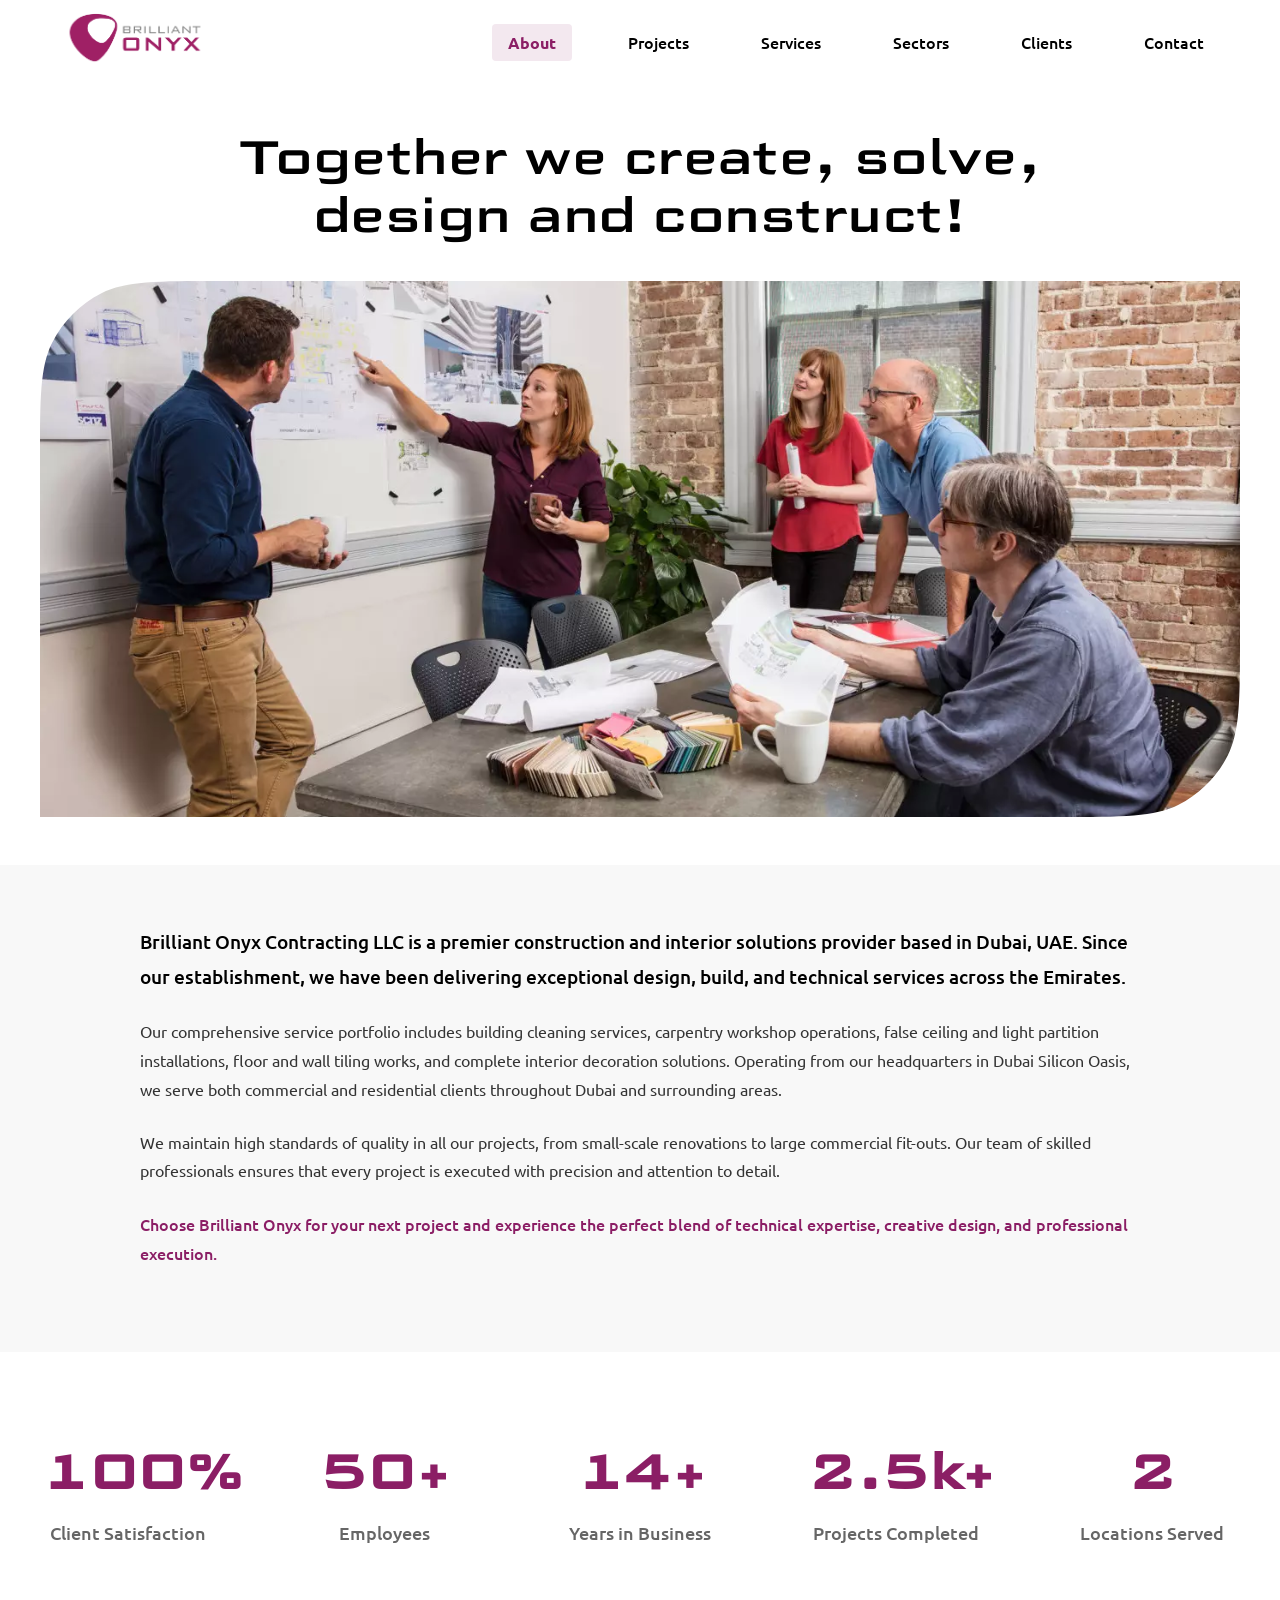
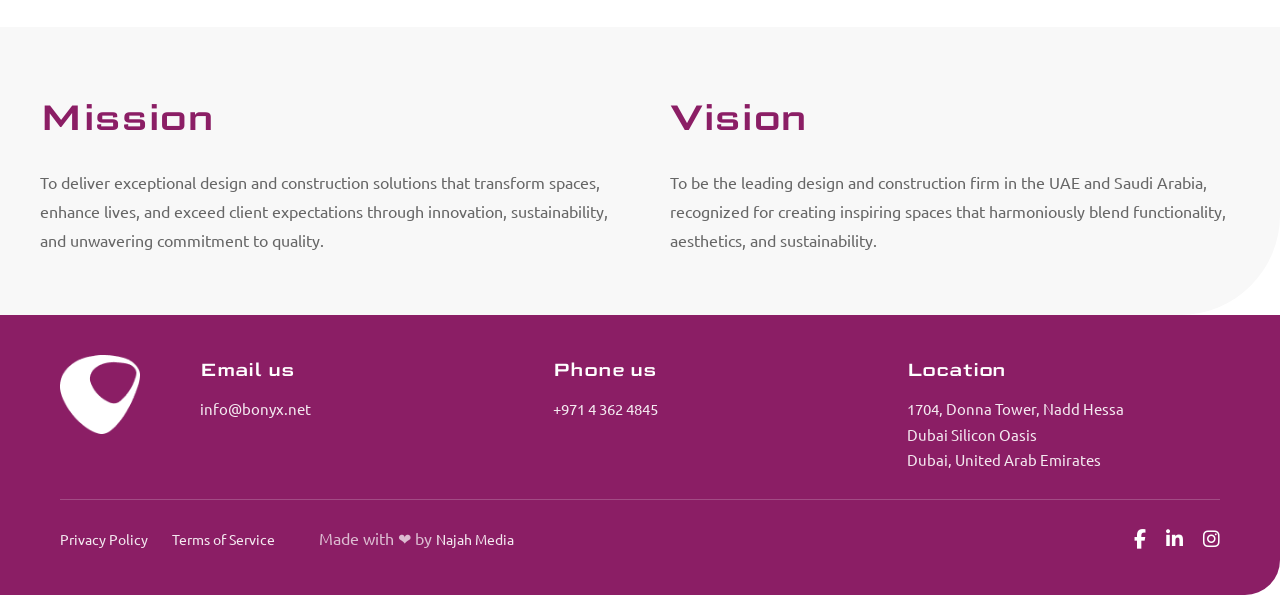
<file: about.html>
<!DOCTYPE html>
<html lang="en">
  <head>
    <!-- Meta tags for character encoding and responsive viewport -->
    <meta charset="UTF-8" />
    <meta name="viewport" content="width=device-width, initial-scale=1.0" />
    <meta http-equiv="Cache-Control" content="no-cache, no-store, must-revalidate" />
    <meta http-equiv="Pragma" content="no-cache" />
    <meta http-equiv="Expires" content="0" />
    
    <!-- SEO Meta Tags -->
    <meta name="description" content="BrilliantONYX - Leading interior design and construction company in Dubai. Specializing in luxury residential, commercial, and hospitality projects." />
    <meta name="keywords" content="interior design dubai, construction dubai, fit out works, luxury interior design, commercial design, residential design, hospitality design" />
    <meta name="author" content="BrilliantONYX" />
    <meta property="og:title" content="BrilliantONYX - Interior Design & Construction Dubai" />
    <meta property="og:description" content="Leading interior design and construction company in Dubai specializing in luxury residential, commercial, and hospitality projects." />
    <meta property="og:image" content="assets/BO icon.png" />
    <meta property="og:url" content="https://brilliantonyx.ae" />
    <meta name="twitter:card" content="summary_large_image" />
    
    <!-- Version -->
    <meta name="version" content="4.0.0" />
    <!-- BrilliantONYX Website Version 4.0.0 - April 2024 -->
    
    <!-- Google Fonts preconnect and stylesheet -->
    <link rel="preconnect" href="https://fonts.googleapis.com" />
    <link rel="preconnect" href="https://fonts.gstatic.com" crossorigin />
    <link href="https://fonts.googleapis.com/css2?family=Ubuntu:wght@300;400;500;700&display=swap" rel="stylesheet" />
    
    <!-- CSS stylesheets -->
    <link rel="stylesheet" href="styles.css?v=4.0.0" />
    <link rel="stylesheet" href="https://cdnjs.cloudflare.com/ajax/libs/font-awesome/6.5.1/css/all.min.css" />
    
    <!-- Favicon and app icons -->
    <link rel="icon" type="image/png" href="assets/BO icon.png" sizes="32x32" />
    <link rel="icon" type="image/png" href="assets/BO icon.png" sizes="16x16" />
    <link rel="apple-touch-icon" href="assets/BO icon.png" />
    <title>BrilliantONYX - About Us</title>
  </head>

  <body class="about-page">
    <!-- Main navigation header -->
    <header class="main-header">
      <nav class="nav-container">
        <!-- Logo section -->
        <div class="logo">
          <a href="index.html">
            <img src="assets/bonyxlogo.png" alt="BrilliantONYX" />
          </a>
        </div>

        <!-- Mobile menu button -->
        <button class="mobile-menu-btn" aria-label="Toggle mobile menu">
          <span></span>
          <span></span>
          <span></span>
        </button>

        <!-- Navigation links -->
        <ul class="nav-links">
          <li><a href="about.html" class="nav-link active">About</a></li>
          <li><a href="projects.html" class="nav-link">Projects</a></li>
          <li><a href="index.html#services" class="nav-link">Services</a></li>
          <li><a href="index.html#sectors" class="nav-link">Sectors</a></li>
          <li><a href="index.html#clients" class="nav-link">Clients</a></li>
          <li><a href="contact.html" class="nav-link">Contact</a></li>
        </ul>
      </nav>
    </header>

    <main>
      <!-- Hero section with main heading and image -->
      <section class="about-hero">
        <div class="hero-content">
          <h1>Together we create, solve, design and construct!</h1>
          <div class="hero-image">
            <img src="assets/about.svg" alt="Team collaboration" class="rounded-image" />
          </div>
        </div>
      </section>

      <!-- Company description section -->
      <section class="company-description">
        <div class="description-content">
          <p class="lead">
            Brilliant Onyx Contracting LLC is a premier construction and interior solutions provider based in Dubai, UAE. Since our establishment, we have been delivering exceptional design, build, and technical services across the Emirates.
          </p>

          <p>
            Our comprehensive service portfolio includes building cleaning services, carpentry workshop operations, false ceiling and light partition installations, floor and wall tiling works, and complete interior decoration solutions. Operating from our headquarters in Dubai Silicon Oasis, we serve both commercial and residential clients throughout Dubai and surrounding areas.
          </p>

          <p>
            We maintain high standards of quality in all our projects, from small-scale renovations to large commercial fit-outs. Our team of skilled professionals ensures that every project is executed with precision and attention to detail.
          </p>

          <p class="highlight">
            Choose Brilliant Onyx for your next project and experience the perfect blend of technical expertise, creative design, and professional execution.
          </p>
        </div>
      </section>

      <!-- Statistics section -->
      <section class="stats-section">
        <div class="stats-container">
          <div class="stat-item">
            <h3>100%</h3>
            <p>Client Satisfaction</p>
          </div>
          <div class="stat-item">
            <h3>50+</h3>
            <p>Employees</p>
          </div>
          <div class="stat-item">
            <h3>14+</h3>
            <p>Years in Business</p>
          </div>
          <div class="stat-item">
            <h3>2.5k+</h3>
            <p>Projects Completed</p>
          </div>
          <div class="stat-item">
            <h3>2</h3>
            <p>Locations Served</p>
          </div>
        </div>
      </section>

      <!-- Mission and Vision section -->
      <section class="mission-vision">
        <div class="mv-container">
          <div class="mission">
            <h2>Mission</h2>
            <p>
              To deliver exceptional design and construction solutions that transform spaces, enhance lives, and exceed client expectations through innovation, sustainability, and unwavering commitment to quality.
            </p>
          </div>
          <div class="vision">
            <h2>Vision</h2>
            <p>
              To be the leading design and construction firm in the UAE and Saudi Arabia, recognized for creating inspiring spaces that harmoniously blend functionality, aesthetics, and sustainability.
            </p>
          </div>
        </div>
      </section>
    </main>

    <!-- Footer section -->
    <footer class="main-footer">
      <div class="footer-container">
        <!-- Footer logo -->
        <div class="footer-logo-container">
          <img src="assets/BO icon.png" alt="BrilliantONYX Logo" class="footer-logo" />
        </div>
        <!-- Contact information -->
        <div class="footer-content">
          <div class="footer-section">
            <h3>Email us</h3>
            <p><a href="mailto:info@bonyx.net">info@bonyx.net</a></p>
          </div>
          <div class="footer-section">
            <h3>Phone us</h3>
            <p><a href="tel:+97143624845">+971 4 362 4845</a></p>
          </div>
          <div class="footer-section">
            <h3>Location</h3>
            <p>1704, Donna Tower, Nadd Hessa</p>
            <p>Dubai Silicon Oasis</p>
            <p>Dubai, United Arab Emirates</p>
          </div>
        </div>
      </div>
      <!-- Footer bottom with links and social media -->
      <div class="footer-bottom">
        <div class="footer-bottom-links">
          <a href="privacy.html">Privacy Policy</a>
          <a href="privacy.html#terms">Terms of Service</a>
          <span style="margin-left: 20px; color: rgba(255, 255, 255, 0.7);">Made with ❤️ by <a href="https://najah.io/" target="_blank" style="color: rgba(255, 255, 255, 0.9); text-decoration: none;">Najah Media</a></span>
        </div>
        <div class="social-links">
          <a href="https://www.facebook.com/BrilliantOnxy/" target="_blank" aria-label="Facebook">
            <i class="fa-brands fa-facebook-f"></i>
          </a>
          <a href="https://ae.linkedin.com/company/brilliant-onyx" target="_blank" aria-label="LinkedIn">
            <i class="fa-brands fa-linkedin-in"></i>
          </a>
          <a href="https://www.instagram.com/bonyxinteriors/" target="_blank" aria-label="Instagram">
            <i class="fa-brands fa-instagram"></i>
          </a>
        </div>
      </div>
    </footer>

    <!-- Back to top button -->
    <button id="back-to-top" aria-label="Back to top">
      <i class="fas fa-arrow-up"></i>
    </button>

    <!-- JavaScript -->
    <script src="script.js?v=4.0.0"></script>
  </body>
</html>
</file>
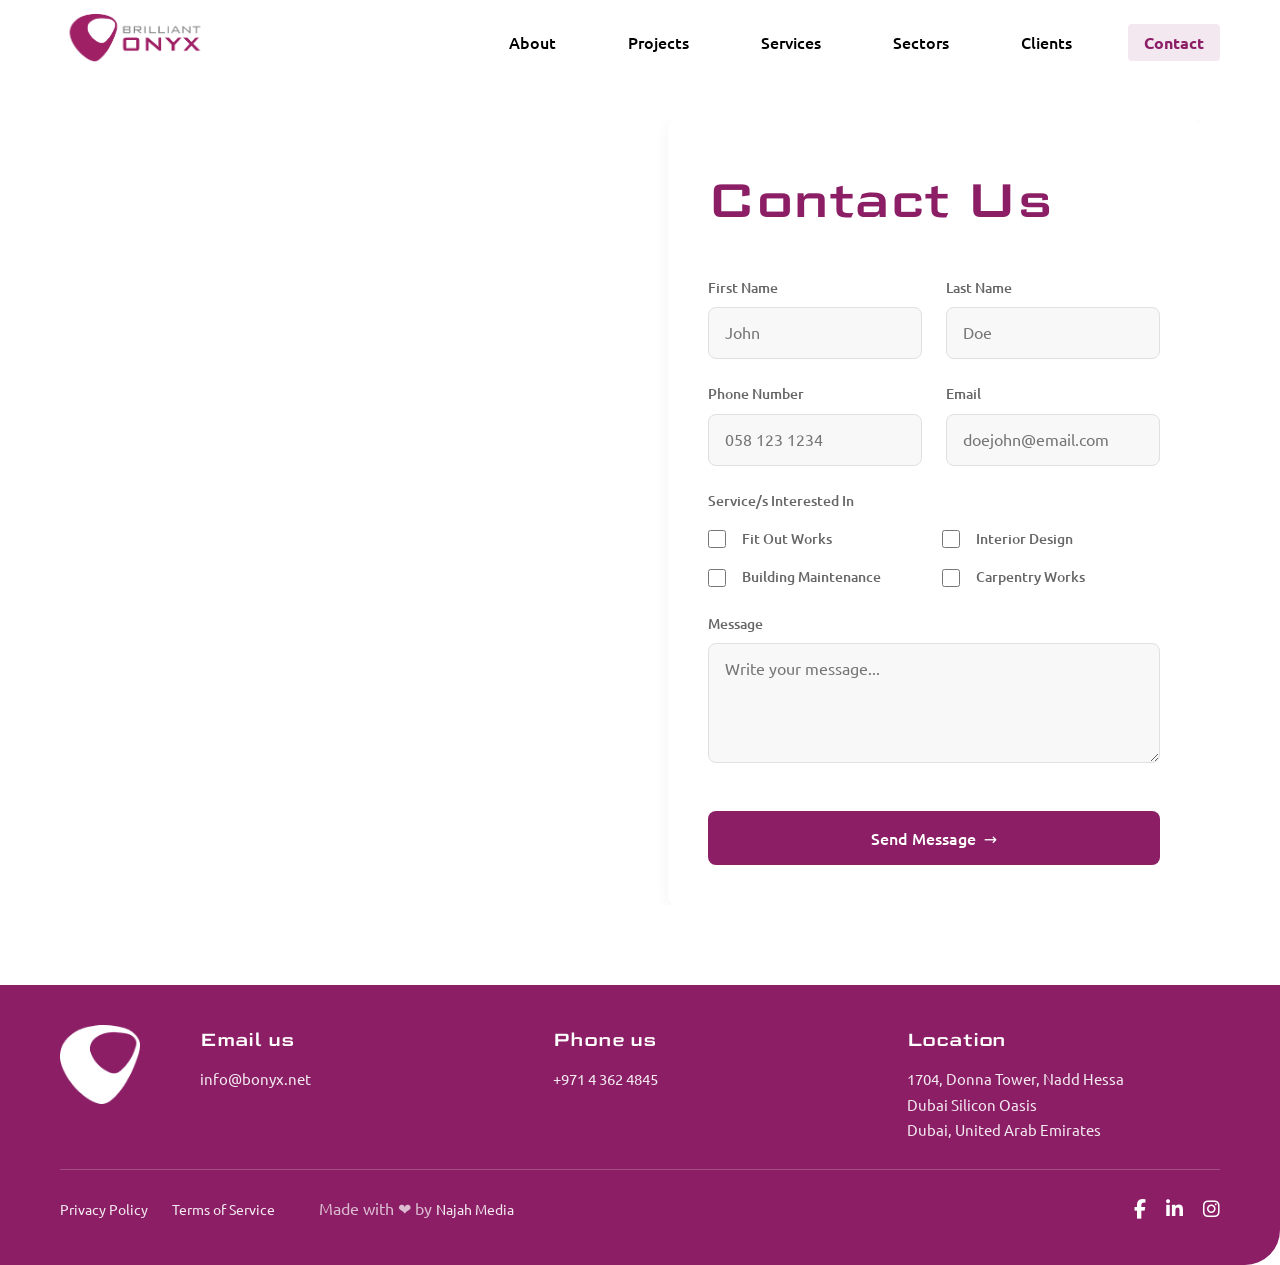
<file: contact.html>
<!DOCTYPE html>
<html lang="en">
  <head>
    <!-- Meta tags for character encoding and responsive viewport -->
    <meta charset="UTF-8" />
    <meta name="viewport" content="width=device-width, initial-scale=1.0" />
    <meta http-equiv="Cache-Control" content="no-cache, no-store, must-revalidate" />
    <meta http-equiv="Pragma" content="no-cache" />
    <meta http-equiv="Expires" content="0" />
    
    <!-- SEO Meta Tags -->
    <meta name="description" content="BrilliantONYX - Leading interior design and construction company in Dubai. Specializing in luxury residential, commercial, and hospitality projects." />
    <meta name="keywords" content="interior design dubai, construction dubai, fit out works, luxury interior design, commercial design, residential design, hospitality design" />
    <meta name="author" content="BrilliantONYX" />
    <meta property="og:title" content="BrilliantONYX - Interior Design & Construction Dubai" />
    <meta property="og:description" content="Leading interior design and construction company in Dubai specializing in luxury residential, commercial, and hospitality projects." />
    <meta property="og:image" content="assets/BO icon.png" />
    <meta property="og:url" content="https://brilliantonyx.ae" />
    <meta name="twitter:card" content="summary_large_image" />
    
    <!-- Version -->
    <meta name="version" content="4.0.0" />
    <!-- BrilliantONYX Website Version 4.0.0 - April 2024 -->
    
    <!-- Google Fonts preconnect and stylesheet -->
    <link rel="preconnect" href="https://fonts.googleapis.com" />
    <link rel="preconnect" href="https://fonts.gstatic.com" crossorigin />
    <link href="https://fonts.googleapis.com/css2?family=Ubuntu:wght@300;400;500;700&display=swap" rel="stylesheet" />
    
    <!-- CSS stylesheets -->
    <link rel="stylesheet" href="styles.css?v=4.0.0" />
    <link rel="stylesheet" href="https://cdnjs.cloudflare.com/ajax/libs/font-awesome/6.5.1/css/all.min.css" />
    
    <!-- Favicon and app icons -->
    <link rel="icon" type="image/png" href="assets/BO icon.png" sizes="32x32" />
    <link rel="icon" type="image/png" href="assets/BO icon.png" sizes="16x16" />
    <link rel="apple-touch-icon" href="assets/BO icon.png" />
    <title>BrilliantONYX - Contact Us</title>
  </head>

  <body class="contact-page">
    <!-- Main navigation header -->
    <header class="main-header">
      <nav class="nav-container">
        <!-- Logo section -->
        <div class="logo">
          <a href="index.html">
            <img src="assets/bonyxlogo.png" alt="BrilliantONYX" />
          </a>
        </div>

        <!-- Mobile menu button -->
        <button class="mobile-menu-btn" aria-label="Toggle mobile menu">
          <span></span>
          <span></span>
          <span></span>
        </button>

        <!-- Navigation links -->
        <ul class="nav-links">
          <li><a href="about.html" class="nav-link">About</a></li>
          <li><a href="projects.html" class="nav-link">Projects</a></li>
          <li><a href="index.html#services" class="nav-link">Services</a></li>
          <li><a href="index.html#sectors" class="nav-link">Sectors</a></li>
          <li><a href="index.html#clients" class="nav-link">Clients</a></li>
          <li><a href="contact.html" class="nav-link active">Contact</a></li>
        </ul>
      </nav>
    </header>

    <!-- Main contact section -->
    <main class="contact-section">
      <div class="contact-container">
        <!-- Google Maps embed -->
        <div class="contact-map">
          <iframe
            src="https://www.google.com/maps/embed?pb=!1m18!1m12!1m3!1d3611.0647885786396!2d55.37117731501961!3d25.1276899839326!2m3!1f0!2f0!3f0!3m2!1i1024!2i768!4f13.1!3m3!1m2!1s0x3e5f6419b66d5c69%3A0x9f0d6e4a9b2f9c7a!2sDonna%20Tower%2C%20Dubai%20Silicon%20Oasis%20-%20Dubai%20-%20United%20Arab%20Emirates!5e0!3m2!1sen!2sae!4v1648123456789!5m2!1sen!2sae"
            width="600"
            height="450"
            style="border: 0"
            allowfullscreen=""
            loading="lazy"
            referrerpolicy="no-referrer-when-downgrade">
          </iframe>
        </div>

        <!-- Contact form section -->
        <div class="contact-form-container">
          <h1>Contact Us</h1>

          <form class="contact-form">
            <!-- Name fields row -->
            <div class="form-row">
              <div class="form-group">
                <label for="firstName">First Name</label>
                <input type="text" id="firstName" name="firstName" placeholder="John" />
              </div>
              <div class="form-group">
                <label for="lastName">Last Name</label>
                <input type="text" id="lastName" name="lastName" placeholder="Doe" />
              </div>
            </div>

            <!-- Contact information row -->
            <div class="form-row">
              <div class="form-group">
                <label for="phone">Phone Number</label>
                <input type="tel" id="phone" name="phone" placeholder="058 123 1234" />
              </div>
              <div class="form-group">
                <label for="email">Email</label>
                <input type="email" id="email" name="email" placeholder="doejohn@email.com" />
              </div>
            </div>

            <!-- Services checkboxes -->
            <div class="form-group">
              <label>Service/s Interested In</label>
              <div class="services-checkboxes">
                <label class="checkbox-container">
                  <input type="checkbox" name="services[]" value="fitout" />
                  <span class="checkmark"></span>
                  Fit Out Works
                </label>
                <label class="checkbox-container">
                  <input type="checkbox" name="services[]" value="interior" />
                  <span class="checkmark"></span>
                  Interior Design
                </label>
                <label class="checkbox-container">
                  <input type="checkbox" name="services[]" value="maintenance" />
                  <span class="checkmark"></span>
                  Building Maintenance
                </label>
                <label class="checkbox-container">
                  <input type="checkbox" name="services[]" value="carpentry" />
                  <span class="checkmark"></span>
                  Carpentry Works
                </label>
              </div>
            </div>

            <!-- Message textarea -->
            <div class="form-group">
              <label for="message">Message</label>
              <textarea id="message" name="message" placeholder="Write your message..."></textarea>
            </div>

            <!-- Submit button -->
            <button type="submit" class="submit-btn">
              Send Message
              <span class="arrow">→</span>
            </button>
          </form>
        </div>
      </div>
    </main>

        <!-- Footer section -->
        <footer class="main-footer">
          <div class="footer-container">
            <!-- Footer logo -->
            <div class="footer-logo-container">
              <img src="assets/BO icon.png" alt="BrilliantONYX Logo" class="footer-logo" />
            </div>
            <!-- Footer content sections -->
            <div class="footer-content">
              <div class="footer-section">
                <h3>Email us</h3>
                <p><a href="mailto:info@bonyx.net">info@bonyx.net</a></p>
              </div>
              <div class="footer-section">
                <h3>Phone us</h3>
                <p><a href="tel:+97143624845">+971 4 362 4845</a></p>
              </div>
              <div class="footer-section">
                <h3>Location</h3>
                <p>1704, Donna Tower, Nadd Hessa</p>
                <p>Dubai Silicon Oasis</p>
                <p>Dubai, United Arab Emirates</p>
              </div>
            </div>
          </div>
          <!-- Footer bottom section -->
          <div class="footer-bottom">
            <div class="footer-bottom-links">
              <a href="privacy.html">Privacy Policy</a>
              <a href="privacy.html#terms">Terms of Service</a>
              <span style="margin-left: 20px; color: rgba(255, 255, 255, 0.7);">Made with ❤️ by <a href="https://najah.io/" target="_blank" style="color: rgba(255, 255, 255, 0.9); text-decoration: none;">Najah Media</a></span>
            </div>
            <!-- Social media links -->
            <div class="social-links">
              <a href="https://www.facebook.com/BrilliantOnxy/" target="_blank" aria-label="Facebook">
                <i class="fa-brands fa-facebook-f"></i>
              </a>
              <a href="https://ae.linkedin.com/company/brilliant-onyx" target="_blank" aria-label="LinkedIn">
                <i class="fa-brands fa-linkedin-in"></i>
              </a>
              <a href="https://www.instagram.com/bonyxinteriors/" target="_blank" aria-label="Instagram">
                <i class="fa-brands fa-instagram"></i>
              </a>
            </div>
          </div>
        </footer>

    <!-- Back to top button -->
    <button id="back-to-top" aria-label="Back to top">
      <i class="fas fa-arrow-up"></i>
    </button>

    <!-- JavaScript -->
    <script src="script.js?v=4.0.0"></script>
  </body>
</html>
</file>
<file: styles.css>
/* ==========================================================================
   1. CSS Variables and Font Declarations
   ========================================================================== */

/* Custom Fonts */
@font-face {
    font-family: 'Morris Sans';
    src: url('assets/fonts/FontsFree-Net-Morris-Sans-W01-Medium.ttf') format('truetype');
    font-weight: 500;
    font-style: normal;
    font-display: swap;
}

@font-face {
    font-family: 'Ubuntu';
    src: url('assets/fonts/FontsFree-Net-4iCs6KVjbNBYlgoKfw72.ttf') format('truetype');
    font-weight: normal;
    font-style: normal;
    font-display: swap;
}

:root {
    /* Colors */
    --primary-color: #8B1E65;
    --secondary-color: #666666;
    --white: #ffffff;
    --black: #000000;

    /* Typography */
    --heading-font: 'Morris Sans', system-ui, -apple-system, BlinkMacSystemFont, 'Segoe UI', Roboto, Oxygen, sans-serif;
    --body-font: 'Ubuntu', system-ui, -apple-system, BlinkMacSystemFont, 'Segoe UI', Roboto, Oxygen, sans-serif;

    /* Font Weights */
    --font-light: 300;
    --font-regular: 400;
    --font-medium: 500;
    --font-bold: 700;

    /* Spacing */
    --spacing-xs: 8px;
    --spacing-sm: 16px;
    --spacing-md: 24px;
    --spacing-lg: 40px;
    --spacing-xl: 60px;
    --spacing-xxl: 80px;

    /* Layout */
    --container-max-width: 1755px;
    --header-height: 86px;
    --header-height-scrolled: 70px;
    --section-spacing: 80px;
    --section-spacing-mobile: 60px;
    --grid-gap: 30px;
    --container-padding: 40px;
}

/* Update heading styles for Morris Sans */
h1,
h2,
h3,
h4,
h5,
h6 {
    font-family: var(--heading-font);
    font-weight: var(--font-medium);
    letter-spacing: -0.01em;
}

h1 {
    font-weight: var(--font-medium);
}

/* ==========================================================================
   2. Base Styles and Reset
   ========================================================================== */

* {
    margin: 0;
    padding: 0;
    box-sizing: border-box;
}

body {
    font-family: var(--body-font);
    line-height: 1.6;
    margin: 0;
    padding: 0;
    overflow-x: hidden;
}

/* ==========================================================================
   3. Header and Navigation
   ========================================================================== */

.main-header {
    position: fixed;
    width: 100%;
    height: var(--header-height);
    top: 0;
    left: 0;
    z-index: 1000;
    background: transparent;
    transition: all 0.3s ease;
}

.nav-container {
    max-width: var(--container-max-width);
    margin: 0 auto;
    height: 100%;
    padding: var(--spacing-sm) var(--spacing-xl);
    display: flex;
    justify-content: space-between;
    align-items: center;
}

/* Logo */
.logo img {
    width: 150px;
    height: auto;
    object-fit: contain;
}

/* Mobile Menu Button */
.mobile-menu-btn {
    display: none;
    flex-direction: column;
    justify-content: space-between;
    width: 30px;
    height: 20px;
    background: none;
    border: none;
    cursor: pointer;
    padding: 0;
    z-index: 1000;
}

.mobile-menu-btn span {
    width: 100%;
    height: 2px;
    background: var(--primary-color);
    transition: all 0.3s ease;
}

.mobile-menu-btn.active span:first-child {
    transform: translateY(9px) rotate(45deg);
}

.mobile-menu-btn.active span:nth-child(2) {
    opacity: 0;
}

.mobile-menu-btn.active span:last-child {
    transform: translateY(-9px) rotate(-45deg);
}

/* Navigation Links */
.nav-links {
    display: flex;
    list-style: none;
    gap: var(--spacing-lg);
    align-items: center;
    margin: 0;
    padding: 0;
}

.nav-link {
    text-decoration: none;
    color: var(--black);
    font-size: 1rem;
    font-weight: 500;
    padding: var(--spacing-xs) var(--spacing-sm);
    border-radius: 4px;
    transition: all 0.3s ease;
}

.nav-link:hover {
    color: var(--primary-color);
}

.nav-link.active {
    background: rgba(139, 30, 101, 0.1);
    color: var(--primary-color);
    font-weight: 600;
}

/* Scrolled State */
.main-header.scrolled {
    background: var(--white);
    box-shadow: 0 2px 10px rgba(0, 0, 0, 0.1);
    border-bottom-right-radius: 35px;
}

.main-header.scrolled .nav-link {
    color: var(--secondary-color);
}

.main-header.scrolled .nav-link:hover,
.main-header.scrolled .nav-link.active {
    color: var(--primary-color);
}

/* Mobile Menu Styles */
@media (max-width: 768px) {
    .mobile-menu-btn {
        display: flex;
    }

    .nav-links {
        display: none;
        position: fixed;
        top: var(--header-height);
        left: 0;
        width: 100%;
        background: var(--white);
        padding: 20px;
        flex-direction: column;
        align-items: center;
        gap: 10px;
        box-shadow: 0 4px 10px rgba(0, 0, 0, 0.1);
        z-index: 999;
        max-height: calc(100vh - var(--header-height));
        overflow-y: auto;
    }

    .nav-links.active {
        display: flex;
    }

    .nav-link {
        width: 100%;
        text-align: center;
        padding: 15px;
        font-size: 1.1rem;
    }

    .nav-link:hover,
    .nav-link.active {
        background: rgba(139, 30, 101, 0.1);
        color: var(--primary-color);
    }

    /* Adjust header height when scrolled */
    .main-header.scrolled .nav-links {
        top: var(--header-height-scrolled);
        max-height: calc(100vh - var(--header-height-scrolled));
    }
}

/* ==========================================================================
   4. Hero Section
   ========================================================================== */

.hero-section {
    position: relative;
    width: 100%;
    height: 100vh;
    margin: 0;
    padding: 0;
}

.slideshow-container {
    width: 100%;
    height: 100%;
    position: relative;
    overflow: hidden;
    border-bottom-right-radius: var(--spacing-xxl);
}

.slide {
    position: absolute;
    width: 100%;
    height: 100%;
    opacity: 0;
    transition: opacity 0.8s ease-in-out;
}

.slide.active {
    opacity: 1;
}

.slide img {
    width: 100%;
    height: 100%;
    object-fit: cover;
}

.slide-navigation {
    position: absolute;
    bottom: var(--spacing-md);
    left: var(--spacing-md);
    display: flex;
    gap: var(--spacing-xs);
    z-index: 10;
}

.slide-btn {
    width: 40px;
    height: 4px;
    background: rgba(255, 255, 255, 0.3);
    border: none;
    cursor: pointer;
    transition: all 0.3s ease;
}

.slide-btn.active {
    background: var(--white);
    width: 60px;
}

/* ==========================================================================
   5. Main Content Sections
   ========================================================================== */

/* Intro Section */
.intro-section {
    padding: var(--spacing-lg) var(--spacing-xl);
    margin-bottom: var(--spacing-md);
    background: var(--white);
}

.intro-container {
    max-width: var(--container-max-width);
    margin: 0 auto;
    display: flex;
    gap: var(--spacing-xl);
    align-items: center;
    padding: var(--spacing-md) var(--container-padding);
}

.intro-image {
    flex: 1;
    border-radius: 0 var(--spacing-lg) var(--spacing-lg) 0;
    overflow: hidden;
}

.intro-image img {
    width: 100%;
    height: auto;
    display: block;
    object-fit: cover;
}

.intro-content {
    flex: 1;
    padding-right: var(--spacing-md);
}

.intro-content h2 {
    font-family: var(--heading-font);
    font-size: 2.5rem;
    margin-bottom: var(--spacing-md);
    line-height: 1.2;
}

.intro-content p {
    font-family: var(--body-font);
    font-size: 1.1rem;
    line-height: 1.8;
    margin-bottom: var(--spacing-lg);
}

/* Stats Container */
.stats-container {
    display: grid;
    grid-template-columns: repeat(3, 1fr);
    gap: var(--grid-gap);
    margin: var(--spacing-lg) 0;
}

.stat-item h3 {
    font-family: var(--heading-font);
    font-size: 2rem;
    color: var(--primary-color);
    margin-bottom: var(--spacing-xs);
}

.stat-item p {
    font-family: var(--body-font);
    margin-bottom: 0;
}

/* Services Section */
.services {
    padding: var(--spacing-lg) var(--spacing-xl);
    margin-bottom: var(--spacing-md);
    background: #F8F8F8;
}

.services-container {
    max-width: var(--container-max-width);
    margin: 0 auto;
    display: flex;
    gap: var(--spacing-xl);
    padding: var(--spacing-md) var(--container-padding);
}

.services-header {
    flex: 0 0 300px;
}

.services-header h2 {
    font-size: 48px;
    line-height: 1.1;
    margin-bottom: 20px;
}

.services-list {
    flex: 1;
    display: flex;
    gap: 40px;
}

.service-item {
    flex: 1;
    display: flex;
    flex-direction: column;
    gap: var(--spacing-sm);
}

.service-icon {
    width: 60px;
    height: 60px;
    margin-bottom: var(--spacing-xs);
}

.service-icon img {
    width: 100%;
    height: 100%;
    object-fit: contain;
}

.service-item h3 {
    font-size: 24px;
    margin-bottom: 10px;
}

.service-item p {
    color: var(--secondary-color);
    line-height: 1.6;
    font-size: 15px;
}

/* Projects Section */
.recent-projects {
    padding: var(--spacing-lg) var(--spacing-xl);
    margin-bottom: var(--spacing-md);
    max-width: var(--container-max-width);
    margin: 0 auto;
}

.projects-header {
    display: flex;
    justify-content: space-between;
    align-items: center;
    margin-bottom: 30px;
    padding: 0 20px;
}

.projects-header h2 {
    font-family: var(--heading-font);
    font-size: 2.5rem;
}

.projects-grid {
    display: grid;
    grid-template-columns: repeat(4, 1fr);
    gap: 30px;
    padding: 0 20px;
    margin-bottom: 20px;
}

.project-card {
    position: relative;
    overflow: hidden;
    aspect-ratio: 3/4;
    border-bottom-right-radius: 50px;
    transition: all 0.5s ease;
    cursor: pointer;
    width: 100%;
}

.project-card:hover {
    transform: scale(1.05);
    z-index: 10;
}

.project-card .project-image {
    position: relative;
    width: 100%;
    height: 100%;
}

.project-card img {
    width: 100%;
    height: 100%;
    object-fit: cover;
    border-bottom-right-radius: 50px;
}

.project-card .project-info {
    position: absolute;
    bottom: 30px;
    left: 30px;
    z-index: 2;
    color: #fff;
}

.project-type {
    writing-mode: vertical-rl;
    transform: rotate(180deg);
    text-transform: uppercase;
    font-size: 14px;
    letter-spacing: 1px;
    font-weight: bold;
    color: var(--black);
    text-shadow: 0 0 4px rgba(255, 255, 255, 0.8);
    background: rgba(255, 255, 255, 0.7);
    padding: 8px 4px;
    border-radius: 4px;
}

.project-card h3 {
    font-size: 1.5rem;
    margin: 10px 0;
    color: #fff;
    text-shadow: 0 2px 4px rgba(0, 0, 0, 0.3);
}

.project-card .view-project-btn {
    display: inline-flex;
    align-items: center;
    padding: 8px 16px;
    background: var(--primary-color);
    color: #fff;
    border: none;
    border-radius: 4px;
    font-size: 14px;
    cursor: pointer;
    transition: all 0.3s ease;
    opacity: 0;
    transform: translateY(20px);
    margin-top: 10px;
}

.project-card:hover .view-project-btn {
    opacity: 1;
    transform: translateY(0);
}

.project-card .view-project-btn i {
    margin-left: 8px;
    transition: transform 0.3s ease;
}

.project-card .view-project-btn:hover {
    background: var(--primary-color-dark);
}

.project-card .view-project-btn:hover i {
    transform: translateX(5px);
}

/* Add overlay gradient */
.project-card::after {
    content: '';
    position: absolute;
    inset: 0;
    background: linear-gradient(to top, rgba(0, 0, 0, 0.7), transparent);
    pointer-events: none;
    border-bottom-right-radius: 50px;
}

.project-info {
    position: absolute;
    bottom: 30px;
    left: 30px;
    z-index: 2;
}

.project-type {
    writing-mode: vertical-rl;
    transform: rotate(180deg);
    text-transform: uppercase;
    font-size: 14px;
    letter-spacing: 1px;
    font-weight: bold;
    color: var(--black);
    text-shadow: 0 0 4px rgba(255, 255, 255, 0.8);
    background: rgba(255, 255, 255, 0.7);
    padding: 8px 4px;
    border-radius: 4px;
}

/* Hide project title */
.project-card h3 {
    display: none;
}

/* Slider Navigation */
.slider-nav {
    display: flex;
    justify-content: center;
    gap: 16px;
    padding: 20px 0;
    margin-top: 20px;
}

.slider-nav button {
    width: 45px;
    height: 45px;
    border: 2px solid var(--primary-color);
    background: transparent;
    border-radius: 50%;
    cursor: pointer;
    display: flex;
    align-items: center;
    justify-content: center;
    color: var(--primary-color);
    font-size: 1.1rem;
    transition: all 0.3s ease;
}

.slider-nav button:hover:not(:disabled) {
    background: var(--primary-color);
    color: var(--white);
    transform: translateY(-2px);
}

.slider-nav button:disabled {
    opacity: 0.5;
    cursor: not-allowed;
    border-color: #ccc;
    color: #ccc;
}

/* Responsive Adjustments */
@media (max-width: 1200px) {
    .projects-grid {
        grid-template-columns: repeat(3, 1fr);
    }
}

@media (max-width: 992px) {
    .projects-grid {
        grid-template-columns: repeat(2, 1fr);
    }
}

@media (max-width: 768px) {
    .projects-grid {
        grid-template-columns: repeat(2, 1fr);
        gap: 20px;
    }

    .project-card {
        aspect-ratio: 2/3;
    }
}

@media (max-width: 480px) {
    .projects-grid {
        grid-template-columns: 1fr;
        gap: 20px;
    }

    .project-card {
        aspect-ratio: 3/4;
    }
}

/* Sectors Section */
.sectors {
    padding: var(--spacing-lg) var(--spacing-xl);
    max-width: var(--container-max-width);
    margin: 0 auto;
    position: relative;
    margin-bottom: var(--spacing-md);
}

.sectors h2 {
    font-family: var(--heading-font);
    font-size: 2.5rem;
    text-align: center;
    margin-bottom: var(--spacing-xl);
}

.sectors-grid {
    display: grid;
    grid-template-columns: repeat(3, 1fr);
    gap: var(--grid-gap);
    margin-bottom: var(--spacing-xl);
    padding-top: var(--spacing-lg);
}

.sector-card {
    position: relative;
    border-bottom-right-radius: 50px;
    overflow: hidden;
    aspect-ratio: 4/3;
    transition: all 0.5s ease;
    cursor: pointer;
    width: 100%;
}

.sector-card:hover {
    transform: scale(1.1);
    z-index: 10;
}

.sector-card img {
    width: 100%;
    height: 100%;
    object-fit: cover;
}

.sector-label {
    position: absolute;
    bottom: 30px;
    left: 30px;
    z-index: 2;
}

.sector-label span {
    text-transform: uppercase;
    font-size: 14px;
    letter-spacing: 1px;
    font-weight: bold;
    color: var(--black);
    text-shadow: 0 0 4px rgba(255, 255, 255, 0.8);
    background: rgba(255, 255, 255, 0.7);
    padding: 8px 16px;
    border-radius: 4px;
}

/* Add overlay gradient */
.sector-card::after {
    content: '';
    position: absolute;
    inset: 0;
    background: linear-gradient(to top, rgba(0, 0, 0, 0.3), transparent);
    pointer-events: none;
}

/* Responsive adjustments */
@media (max-width: 1200px) {
    .sectors-grid {
        grid-template-columns: repeat(2, 1fr);
    }

    .sectors-header h2 {
        font-size: 40px;
    }
}

@media (max-width: 768px) {
    .sectors {
        padding: var(--spacing-md) var(--spacing-sm);
        margin-bottom: var(--spacing-sm);
    }

    .sectors-grid {
        gap: 20px;
    }

    .sector-card {
        border-bottom-right-radius: 30px;
    }
}

@media (max-width: 480px) {
    .sectors {
        padding: var(--spacing-md) var(--spacing-sm);
        margin-bottom: var(--spacing-sm);
    }

    .sectors-grid {
        grid-template-columns: 1fr;
    }

    .sectors-header h2 {
        font-size: 32px;
    }

    .sector-label {
        bottom: 20px;
        left: 20px;
    }
}

/* ==========================================================================
   6. Footer
   ========================================================================== */

.main-footer {
    background-color: var(--primary-color);
    padding: var(--spacing-lg) var(--spacing-xl);
    color: var(--white);
    position: relative;
    border-bottom-right-radius: 35px;
}

.footer-container {
    display: grid;
    grid-template-columns: auto 1fr;
    gap: var(--spacing-xl);
    max-width: var(--container-max-width);
    margin: 0 auto;
}

.footer-logo {
    width: 80px;
    height: auto;
    filter: brightness(0) invert(1);
}

.footer-content {
    display: grid;
    grid-template-columns: repeat(3, 1fr);
    gap: var(--spacing-lg);
}

.footer-section h3 {
    font-family: var(--heading-font);
    font-size: 1.1rem;
    color: var(--white);
    margin-bottom: var(--spacing-sm);
    font-weight: 500;
}

.footer-section p {
    color: rgba(255, 255, 255, 0.9);
    margin: calc(var(--spacing-xs) / 2) 0;
    font-size: 0.95rem;
    line-height: 1.4;
}

.footer-section p a {
    color: rgba(255, 255, 255, 0.9);
    text-decoration: none;
    transition: color 0.3s ease;
}

.footer-section p a:hover {
    color: var(--white);
    text-decoration: underline;
}

.footer-bottom {
    margin-top: var(--spacing-md);
    display: flex;
    justify-content: space-between;
    align-items: center;
    padding-top: var(--spacing-md);
    border-top: 1px solid rgba(255, 255, 255, 0.2);
}

.footer-bottom-links a {
    color: rgba(255, 255, 255, 0.9);
    text-decoration: none;
    font-size: 0.9rem;
    margin-right: 20px;
}

.social-links {
    display: flex;
    gap: 20px;
}

.social-links a {
    color: var(--white);
    font-size: 1.2rem;
    transition: opacity 0.3s ease;
}

.social-links a:hover {
    opacity: 0.8;
}

/* ==========================================================================
   7. Components
   ========================================================================== */

/* Button Styles */
.btn {
    display: inline-flex;
    align-items: center;
    gap: 8px;
    padding: 12px 24px;
    border-radius: 4px;
    font-family: var(--body-font);
    font-size: 16px;
    font-weight: 500;
    text-decoration: none;
    transition: all 0.3s ease;
    cursor: pointer;
    border: none;
}

.btn-primary {
    background: var(--primary-color);
    color: var(--white);
}

.btn-primary:hover {
    background: #6b1850;
    transform: translateY(-2px);
}

.btn-secondary {
    background: transparent;
    color: var(--primary-color);
    border: 2px solid var(--primary-color);
}

.btn-secondary:hover {
    background: rgba(139, 30, 101, 0.1);
    transform: translateY(-2px);
}

/* Filter Buttons */
.filter-btn {
    background: none;
    border: none;
    padding: 12px 24px;
    cursor: pointer;
    font-size: 16px;
    color: var(--secondary-color);
    text-align: left;
    transition: all 0.3s ease;
    border-radius: 4px;
}

.filter-btn:hover {
    color: var(--primary-color);
    background: rgba(139, 30, 101, 0.05);
}

.filter-btn.active {
    color: var(--primary-color);
    font-weight: 500;
    background: rgba(139, 30, 101, 0.1);
}

/* Learn More Button */
.learn-more {
    display: inline-flex;
    align-items: center;
    gap: 10px;
    color: var(--primary-color);
    text-decoration: none;
    font-weight: 500;
    transition: gap 0.3s ease;
}

.learn-more:hover {
    gap: 15px;
}

.learn-more .arrow {
    transition: transform 0.3s ease;
}

.learn-more:hover .arrow {
    transform: translateX(5px);
}

/* Slider Navigation Buttons */
.slider-nav {
    display: flex;
    justify-content: flex-end;
    gap: 16px;
    padding: var(--spacing-md) 0;
    margin-top: var(--spacing-md);
}

.slider-nav button {
    width: 50px;
    height: 50px;
    border: 2px solid var(--primary-color);
    background: transparent;
    border-radius: 50%;
    cursor: pointer;
    display: flex;
    align-items: center;
    justify-content: center;
    color: var(--primary-color);
    font-size: 1.2rem;
    transition: all 0.3s ease;
}

.slider-nav button:hover:not(:disabled) {
    background: var(--primary-color);
    color: var(--white);
    transform: translateY(-2px);
}

.slider-nav button:disabled {
    opacity: 0.5;
    cursor: not-allowed;
    border-color: #ccc;
    color: #ccc;
}

/* View All Button */
.view-all {
    display: flex;
    align-items: center;
    gap: 8px;
    color: var(--black);
    text-decoration: none;
    font-size: 18px;
    transition: gap 0.3s ease;
}

.view-all span {
    transition: transform 0.3s ease;
}

.view-all:hover span {
    transform: translateX(5px);
}

/* Back to Top Button */
#back-to-top {
    position: fixed;
    bottom: 80px;
    right: 30px;
    background: var(--primary-color);
    color: var(--white);
    width: 44px;
    height: 44px;
    border-radius: 50%;
    border: none;
    cursor: pointer;
    display: none;
    align-items: center;
    justify-content: center;
    font-size: 20px;
    box-shadow: 0 2px 10px rgba(0, 0, 0, 0.1);
    transition: all 0.3s ease;
    z-index: 1000;
}

#back-to-top:hover {
    background: #6b1850;
    transform: translateY(-3px);
}

/* Contact Form Styles */
.contact-section {
    padding: 120px 80px 80px;
    max-width: var(--container-max-width);
    margin: 0 auto;
}

.contact-container {
    display: grid;
    grid-template-columns: 1fr 1fr;
    gap: 60px;
    background: var(--white);
    border-radius: 0 0 50px 0;
    overflow: hidden;
}

.contact-map {
    height: 600px;
    width: 100%;
    border-radius: 8px;
    overflow: hidden;
}

.contact-map iframe {
    width: 100%;
    height: 100%;
    border: 0;
}

.contact-form-container {
    padding: 40px;
    background: var(--white);
    border-radius: 8px;
    box-shadow: 0 2px 15px rgba(0, 0, 0, 0.05);
}

.contact-form-container h1 {
    font-size: 48px;
    margin-bottom: 40px;
    color: var(--primary-color);
    font-family: var(--heading-font);
}

.contact-form {
    display: flex;
    flex-direction: column;
    gap: var(--spacing-md);
}

.form-row {
    display: grid;
    grid-template-columns: 1fr 1fr;
    gap: var(--spacing-md);
}

.form-group {
    display: flex;
    flex-direction: column;
    gap: var(--spacing-xs);
}

.form-group label {
    font-size: 14px;
    font-weight: 500;
    color: var(--secondary-color);
}

.form-group input,
.form-group textarea {
    padding: 16px;
    border: 1px solid #e0e0e0;
    border-radius: 8px;
    font-family: var(--body-font);
    font-size: 16px;
    transition: all 0.3s ease;
    background: #f8f8f8;
}

.form-group input:focus,
.form-group textarea:focus {
    border-color: var(--primary-color);
    outline: none;
    background: var(--white);
    box-shadow: 0 0 0 4px rgba(139, 30, 101, 0.1);
}

.form-group textarea {
    min-height: 120px;
    resize: vertical;
}

/* Checkbox Styles */
.services-checkboxes {
    display: grid;
    grid-template-columns: repeat(2, 1fr);
    gap: var(--spacing-sm);
    margin-top: var(--spacing-xs);
}

.checkbox-container {
    display: flex;
    align-items: center;
    gap: 8px;
    cursor: pointer;
    font-size: 14px;
    color: var(--secondary-color);
}

.checkbox-container input[type="checkbox"] {
    width: 18px;
    height: 18px;
    margin: 0;
    cursor: pointer;
    accent-color: var(--primary-color);
}

/* Submit Button */
.submit-btn {
    background: var(--primary-color);
    color: var(--white);
    border: none;
    padding: 16px 32px;
    border-radius: 8px;
    font-family: var(--body-font);
    font-size: 16px;
    font-weight: 500;
    cursor: pointer;
    display: flex;
    align-items: center;
    justify-content: center;
    gap: 8px;
    transition: all 0.3s ease;
    margin-top: var(--spacing-md);
    width: 100%;
}

.submit-btn:hover {
    background: #6b1850;
    transform: translateY(-2px);
}

.submit-btn:disabled {
    background: #ccc;
    cursor: not-allowed;
    transform: none;
}

/* Form Confirmation Message */
.form-confirmation {
    display: none;
    padding: 20px;
    border-radius: 8px;
    margin-top: var(--spacing-md);
    text-align: center;
    font-weight: 500;
    opacity: 0;
    transition: all 0.3s ease;
}

.form-confirmation.success {
    display: block;
    opacity: 1;
    background: rgba(75, 181, 67, 0.1);
    color: #4BB543;
    border: 1px solid rgba(75, 181, 67, 0.2);
}

.form-confirmation.error {
    display: block;
    opacity: 1;
    background: rgba(255, 76, 76, 0.1);
    color: #FF4C4C;
    border: 1px solid rgba(255, 76, 76, 0.2);
}

/* Form Error States */
.form-group.error input,
.form-group.error textarea {
    border-color: #FF4C4C;
    background: rgba(255, 76, 76, 0.05);
}

.form-group.error label {
    color: #FF4C4C;
}

.error-message {
    color: #FF4C4C;
    font-size: 12px;
    margin-top: 4px;
    display: none;
}

.form-group.error .error-message {
    display: block;
}

/* Responsive Adjustments */
@media (max-width: 768px) {
    .contact-form-container {
        padding: 30px 20px;
    }

    .contact-form-container h1 {
        font-size: 36px;
        margin-bottom: 30px;
    }

    .form-row {
        grid-template-columns: 1fr;
        gap: var(--spacing-sm);
    }

    .services-checkboxes {
        grid-template-columns: 1fr;
    }
}

@media (max-width: 480px) {
    .contact-form-container {
        padding: 20px;
    }

    .contact-form-container h1 {
        font-size: 28px;
        margin-bottom: 20px;
    }
}

/* ==========================================================================
   8. Media Queries
   ========================================================================== */

@media (max-width: 1800px) {
    .main-header {
        width: 100%;
    }
}

@media (max-width: 1200px) {
    .project-detail {
        padding: 30px;
    }

    .project-header h1 {
        font-size: 36px;
    }

    .project-info {
        gap: 30px;
    }

    .gallery-grid {
        grid-template-columns: repeat(2, 1fr);
    }

    .services-container {
        gap: 60px;
    }

    .services-header {
        flex: 0 0 250px;
    }

    .services-header h2 {
        font-size: 40px;
    }

    .sectors-grid {
        grid-template-columns: repeat(2, 1fr);
    }

    .sectors h2 {
        font-size: 40px;
    }

    .projects-grid {
        grid-template-columns: repeat(3, 1fr);
    }

    .intro-container {
        flex-direction: column;
        padding: 20px;
        align-items: center;
    }

    .intro-content {
        padding-right: 0;
        text-align: center;
    }
}

@media (max-width: 992px) {
    .contact-section {
        padding: 100px 40px 60px;
    }

    .page-layout {
        grid-template-columns: 200px 1fr;
        padding: 100px 40px 60px;
        gap: 40px;
    }

    .hero-content {
        text-align: center;
        width: 100%;
    }

    .hero-content h1 {
        font-size: 40px;
    }

    .stats-container {
        flex-wrap: wrap;
        justify-content: center;
    }

    .stat-item {
        flex: 0 0 calc(33.33% - 40px);
    }

    .nav-container {
        padding: 12px 40px;
    }

    .nav-links {
        gap: 2rem;
    }

    .footer-container {
        grid-template-columns: 1fr;
        gap: 40px;
    }

    .main-footer {
        padding: 40px;
    }
}

@media (max-width: 768px) {
    .mobile-menu-btn {
        display: flex;
    }

    .nav-links {
        display: none;
        position: absolute;
        top: 100%;
        left: 0;
        width: 100%;
        background: var(--white);
        padding: 20px;
        flex-direction: column;
        align-items: center;
        gap: 20px;
        box-shadow: 0 4px 10px rgba(0, 0, 0, 0.1);
        z-index: 99;
    }

    .nav-links.active {
        display: flex;
    }

    .nav-link {
        font-size: 1.1rem;
        padding: 10px;
        width: 100%;
        text-align: center;
    }

    .nav-link:hover {
        background: rgba(139, 30, 101, 0.1);
        border-radius: 4px;
    }

    .contact-container {
        grid-template-columns: 1fr;
    }

    .contact-map {
        height: 400px;
    }

    .form-row {
        grid-template-columns: 1fr;
    }

    .services-container {
        flex-direction: column;
    }

    .services-list {
        flex-direction: column;
        gap: 30px;
    }

    .projects-grid {
        grid-template-columns: repeat(2, 1fr);
    }

    .footer-content {
        grid-template-columns: 1fr;
        gap: var(--spacing-md);
    }

    .footer-bottom {
        flex-direction: column;
        gap: var(--spacing-md);
        text-align: center;
    }

    .footer-bottom-links {
        margin-bottom: var(--spacing-sm);
    }
}

@media (max-width: 480px) {
    .nav-container {
        padding: 12px 20px;
    }

    .contact-section {
        padding: 80px 20px;
    }

    .contact-form-container {
        padding: 20px;
    }

    .projects-grid {
        grid-template-columns: 1fr;
        gap: 20px;
    }

    .services {
        padding: 40px 20px;
    }

    .intro-content h2 {
        font-size: 32px;
    }

    .stat-item {
        flex: 0 0 100%;
    }

    #back-to-top {
        bottom: 20px;
        right: 20px;
        width: 40px;
        height: 40px;
        font-size: 18px;
    }

    .footer-container {
        gap: 30px;
    }

    .main-footer {
        padding: 30px 20px;
    }
}

/* Client Logos Carousel */
.clients-section {
    padding: var(--spacing-md) 0;
    margin-bottom: var(--spacing-md);
    overflow: hidden;
    width: 100vw;
    position: relative;
    left: 50%;
    right: 50%;
    margin-left: -50vw;
    margin-right: -50vw;
}

.clients-section h2 {
    text-align: center;
    margin-bottom: var(--spacing-md);
    font-family: var(--heading-font);
    font-size: 2.5rem;
}

.client-logos-container {
    position: relative;
    width: 100%;
    overflow: hidden;
    padding: var(--spacing-sm) var(--container-padding);
}

.client-logos {
    display: flex;
    gap: var(--spacing-lg);
    align-items: center;
    animation: scroll 30s linear infinite;
    padding: var(--spacing-md) 0;
}

.client-logos img {
    width: 140px;
    height: auto;
    object-fit: contain;
    flex-shrink: 0;
}

@keyframes scroll {
    0% {
        transform: translateX(0);
    }

    100% {
        transform: translateX(calc(-140px * 8 - var(--spacing-lg) * 8));
    }
}

/* Pause animation on hover */
.client-logos:hover {
    animation-play-state: paused;
}

/* Responsive adjustments */
@media (max-width: 768px) {
    .clients-section {
        padding: var(--spacing-md) 0;
        margin-bottom: var(--spacing-md);
    }

    .client-logos img {
        width: 100px;
    }

    .projects-grid {
        grid-template-columns: repeat(2, 1fr);
        gap: 15px;
    }

    .project-card {
        aspect-ratio: 3/4;
    }

    .projects-header {
        flex-direction: column;
        gap: 15px;
        align-items: flex-start;
        margin-bottom: 20px;
    }

    .projects-header h2 {
        font-size: 2rem;
    }

    .recent-projects {
        padding: var(--spacing-md) var(--spacing-sm);
        margin-bottom: var(--spacing-sm);
    }

    .slider-nav {
        justify-content: center;
        padding: var(--spacing-sm) 0;
    }

    .slider-nav button {
        width: 40px;
        height: 40px;
    }

    .intro-section {
        padding: var(--spacing-md) var(--spacing-sm);
        margin-bottom: var(--spacing-sm);
    }

    .intro-container {
        padding: var(--spacing-sm) var(--spacing-sm);
    }

    .intro-content h2 {
        font-size: 2rem;
        margin-bottom: 15px;
    }

    .intro-content p {
        font-size: 1rem;
        margin-bottom: 20px;
    }

    .stats-container {
        grid-template-columns: repeat(2, 1fr);
        gap: 20px;
    }
}

@media (max-width: 480px) {
    .projects-grid {
        grid-template-columns: 1fr;
        gap: 20px;
    }

    .project-card {
        aspect-ratio: 2/7;
    }

    .project-type {
        font-size: 12px;
        padding: 6px 3px;
    }

    .stats-container {
        grid-template-columns: 1fr;
        text-align: center;
    }

    .client-logos img {
        width: 80px;
    }

    .client-logos {
        gap: var(--spacing-md);
    }

    @keyframes scroll {
        0% {
            transform: translateX(0);
        }

        100% {
            transform: translateX(calc(-80px * 8 - var(--spacing-md) * 8));
        }
    }
}

/* ==========================================================================
   About Page Styles
   ========================================================================== */

.about-page {
    padding-top: var(--header-height);
}

/* About Hero Section */
.about-hero {
    padding: 40px 20px;
    max-width: var(--container-max-width);
    margin: 0 auto;
}

.hero-content {
    text-align: center;
}

.hero-content h1 {
    font-family: var(--heading-font);
    font-size: 48px;
    max-width: 900px;
    margin: 0 auto 40px;
    line-height: 1.2;
}

.hero-image {
    width: 100%;
    max-width: 1200px;
    margin: 0 auto;
}

.rounded-image {
    width: 100%;
    border-bottom-right-radius: 100px;
    object-fit: cover;
}

/* Company Description */
.company-description {
    padding: 60px 20px;
    background: #F8F8F8;
}

.description-content {
    max-width: 1000px;
    margin: 0 auto;
}

.description-content p {
    margin-bottom: 24px;
    line-height: 1.8;
    color: #333;
}

.description-content .lead {
    font-size: 1.2em;
    color: var(--black);
    font-weight: 500;
}

.description-content .highlight {
    color: var(--primary-color);
    font-weight: 500;
}

/* Statistics Section */
.stats-section {
    padding: 60px 20px;
    background: var(--white);
}

.stats-container {
    max-width: var(--container-max-width);
    margin: 0 auto;
    display: flex;
    justify-content: space-between;
    align-items: center;
    gap: var(--spacing-lg);
    flex-wrap: wrap;
}

.stat-item {
    text-align: center;
    flex: 1;
    padding: 20px;
    min-width: 200px;
}

.stat-item h3 {
    font-family: var(--heading-font);
    font-size: 48px;
    color: var(--primary-color);
    margin-bottom: 10px;
    font-weight: 600;
}

.stat-item p {
    color: var(--secondary-color);
    font-size: 18px;
    font-weight: 500;
}

/* Responsive Adjustments */
@media (max-width: 992px) {
    .stats-container {
        justify-content: center;
        gap: var(--spacing-xl);
    }

    .stat-item {
        flex: 0 0 calc(33.33% - var(--spacing-xl));
    }
}

@media (max-width: 768px) {
    .stat-item {
        flex: 0 0 calc(50% - var(--spacing-lg));
    }
}

@media (max-width: 480px) {
    .stat-item {
        flex: 0 0 100%;
    }

    .stat-item h3 {
        font-size: 36px;
    }
}

/* Mission & Vision */
.mission-vision {
    padding: 60px 20px;
    background: #F8F8F8;
    border-bottom-right-radius: 100px;
}

.mv-container {
    max-width: 1200px;
    margin: 0 auto;
    display: grid;
    grid-template-columns: 1fr 1fr;
    gap: var(--spacing-xl);
}

.mission h2,
.vision h2 {
    font-family: var(--heading-font);
    font-size: 36px;
    margin-bottom: var(--spacing-md);
    color: var(--primary-color);
}

.mission p,
.vision p {
    line-height: 1.8;
    color: var(--secondary-color);
}

/* Responsive Adjustments */
@media (max-width: 992px) {
    .hero-content h1 {
        font-size: 40px;
    }

    .about-stats-container {
        grid-template-columns: repeat(3, 1fr);
        max-width: 800px;
    }
}

@media (max-width: 768px) {
    .about-hero {
        padding: 40px 20px;
    }

    .hero-content h1 {
        font-size: 32px;
        margin-bottom: 40px;
    }

    .company-description,
    .stats-section,
    .mission-vision {
        padding: 60px 20px;
    }

    .mv-container {
        grid-template-columns: 1fr;
        gap: 40px;
    }

    .about-stats-container {
        grid-template-columns: repeat(2, 1fr);
        max-width: 500px;
        gap: var(--spacing-lg);
    }
}

@media (max-width: 480px) {
    .hero-content h1 {
        font-size: 28px;
    }

    .about-stats-container {
        grid-template-columns: repeat(1, minmax(200px, 300px));
        max-width: 300px;
    }

    .about-stat-item h3 {
        font-size: 36px;
    }

    .mission h2,
    .vision h2 {
        font-size: 28px;
    }

    .rounded-image {
        border-bottom-right-radius: 50px;
    }
}

/* Projects Page Styles */
.projects-hero {
    text-align: center;
    padding: 100px 20px 50px;
    background: var(--light-bg);
}

.projects-hero h1 {
    font-family: var(--heading-font);
    font-size: 3.5rem;
    margin-bottom: 20px;
    color: var(--primary-color);
}

.projects-hero .subtitle {
    font-size: 1.2rem;
    color: var(--text-color);
    max-width: 800px;
    margin: 0 auto;
}

.projects-section {
    padding: 50px 20px;
    max-width: var(--container-max-width);
    margin: 0 auto;
}

.projects-filter {
    display: flex;
    justify-content: center;
    gap: 15px;
    margin-bottom: 40px;
    flex-wrap: wrap;
}

.filter-btn {
    padding: 10px 25px;
    border: 2px solid var(--primary-color);
    background: transparent;
    color: var(--primary-color);
    border-radius: 30px;
    font-size: 16px;
    cursor: pointer;
    transition: all 0.3s ease;
}

.filter-btn:hover,
.filter-btn.active {
    background: var(--primary-color);
    color: white;
}

.projects-grid {
    display: grid;
    grid-template-columns: repeat(3, 1fr);
    gap: 30px;
}

.project-card {
    position: relative;
    overflow: hidden;
    aspect-ratio: 3/4;
    border-bottom-right-radius: 50px;
    transition: all 0.5s ease;
    cursor: pointer;
    width: 100%;
}

.project-card:hover {
    transform: scale(1.05);
    z-index: 10;
}

.project-card .project-image {
    position: relative;
    width: 100%;
    height: 100%;
}

.project-card img {
    width: 100%;
    height: 100%;
    object-fit: cover;
    border-bottom-right-radius: 50px;
}

.project-card .project-info {
    position: absolute;
    bottom: 30px;
    left: 30px;
    z-index: 2;
    color: #fff;
}

.project-type {
    writing-mode: vertical-rl;
    transform: rotate(180deg);
    text-transform: uppercase;
    font-size: 14px;
    letter-spacing: 1px;
    font-weight: bold;
    color: var(--black);
    text-shadow: 0 0 4px rgba(255, 255, 255, 0.8);
    background: rgba(255, 255, 255, 0.7);
    padding: 8px 4px;
    border-radius: 4px;
}

.project-card h3 {
    font-size: 1.5rem;
    margin: 10px 0;
    color: #fff;
    text-shadow: 0 2px 4px rgba(0, 0, 0, 0.3);
}

.project-card .view-project-btn {
    display: inline-flex;
    align-items: center;
    padding: 8px 16px;
    background: var(--primary-color);
    color: #fff;
    border: none;
    border-radius: 4px;
    font-size: 14px;
    cursor: pointer;
    transition: all 0.3s ease;
    opacity: 0;
    transform: translateY(20px);
    margin-top: 10px;
}

.project-card:hover .view-project-btn {
    opacity: 1;
    transform: translateY(0);
}

.project-card .view-project-btn i {
    margin-left: 8px;
    transition: transform 0.3s ease;
}

.project-card .view-project-btn:hover {
    background: var(--primary-color-dark);
}

.project-card .view-project-btn:hover i {
    transform: translateX(5px);
}

/* Add overlay gradient */
.project-card::after {
    content: '';
    position: absolute;
    inset: 0;
    background: linear-gradient(to top, rgba(0, 0, 0, 0.7), transparent);
    pointer-events: none;
    border-bottom-right-radius: 50px;
}

/* Responsive Adjustments */
@media (max-width: 1200px) {
    .projects-grid {
        grid-template-columns: repeat(3, 1fr);
        gap: 25px;
    }
}

@media (max-width: 992px) {
    .projects-grid {
        grid-template-columns: repeat(2, 1fr);
        gap: 20px;
    }

    .projects-hero h1 {
        font-size: 3rem;
    }
}

@media (max-width: 768px) {
    .projects-grid {
        grid-template-columns: repeat(2, 1fr);
        gap: 15px;
    }

    .project-card {
        aspect-ratio: 2/3;
    }

    .projects-hero {
        padding: 80px 20px 40px;
    }

    .projects-hero h1 {
        font-size: 2.5rem;
    }

    .filter-btn {
        padding: 8px 20px;
        font-size: 14px;
    }
}

@media (max-width: 480px) {
    .projects-grid {
        grid-template-columns: 1fr;
        gap: 20px;
    }

    .project-card {
        aspect-ratio: 3/4;
    }

    .projects-hero h1 {
        font-size: 2rem;
    }

    .projects-hero .subtitle {
        font-size: 1rem;
    }

    .projects-section {
        padding: 30px 15px;
    }
}

/* Project Modal Styles */
.project-modal {
    display: none;
    position: fixed;
    top: 0;
    left: 0;
    width: 100%;
    height: 100%;
    background: rgba(0, 0, 0, 0.9);
    z-index: 2000;
    overflow-y: auto;
    padding: 20px;
}

.modal-content {
    position: relative;
    background: var(--white);
    max-width: 1200px;
    margin: 40px auto;
    padding: 30px;
    border-radius: 20px;
    box-shadow: 0 5px 30px rgba(0, 0, 0, 0.3);
}

.close-modal {
    position: absolute;
    top: 20px;
    right: 20px;
    font-size: 30px;
    background: none;
    border: none;
    color: var(--secondary-color);
    cursor: pointer;
    width: 40px;
    height: 40px;
    display: flex;
    align-items: center;
    justify-content: center;
    border-radius: 50%;
    transition: all 0.3s ease;
}

.close-modal:hover {
    background: rgba(0, 0, 0, 0.1);
    transform: rotate(90deg);
}

.modal-title {
    font-size: 2rem;
    color: var(--primary-color);
    margin-bottom: 20px;
    padding-right: 40px;
}

.modal-gallery {
    margin-bottom: 30px;
}

.gallery-main {
    position: relative;
    width: 100%;
    height: 500px;
    margin-bottom: 20px;
    border-radius: 10px;
    overflow: hidden;
}

.gallery-main img {
    width: 100%;
    height: 100%;
    object-fit: cover;
}

.gallery-nav {
    position: absolute;
    top: 50%;
    transform: translateY(-50%);
    background: rgba(255, 255, 255, 0.8);
    border: none;
    width: 40px;
    height: 40px;
    border-radius: 50%;
    cursor: pointer;
    display: flex;
    align-items: center;
    justify-content: center;
    font-size: 20px;
    color: var(--primary-color);
    transition: all 0.3s ease;
    z-index: 1;
}

.gallery-nav.prev {
    left: 20px;
}

.gallery-nav.next {
    right: 20px;
}

.gallery-nav:hover {
    background: var(--white);
    transform: translateY(-50%) scale(1.1);
}

.gallery-thumbnails {
    display: flex;
    gap: 10px;
    overflow-x: auto;
    padding: 10px 0;
    scrollbar-width: thin;
    scrollbar-color: var(--primary-color) transparent;
}

.gallery-thumbnails::-webkit-scrollbar {
    height: 6px;
}

.gallery-thumbnails::-webkit-scrollbar-track {
    background: transparent;
}

.gallery-thumbnails::-webkit-scrollbar-thumb {
    background-color: var(--primary-color);
    border-radius: 3px;
}

.thumbnail {
    flex: 0 0 100px;
    height: 70px;
    border-radius: 5px;
    overflow: hidden;
    cursor: pointer;
    opacity: 0.6;
    transition: all 0.3s ease;
}

.thumbnail.active {
    opacity: 1;
    box-shadow: 0 0 0 2px var(--primary-color);
}

.thumbnail:hover {
    opacity: 0.8;
}

.thumbnail img {
    width: 100%;
    height: 100%;
    object-fit: cover;
}

.project-details {
    padding: 20px 0;
}

.project-type-tag {
    display: inline-block;
    padding: 6px 12px;
    background: rgba(139, 30, 101, 0.1);
    color: var(--primary-color);
    border-radius: 20px;
    font-size: 0.9rem;
    font-weight: 500;
    margin-bottom: 15px;
}

.project-description {
    color: var(--secondary-color);
    line-height: 1.6;
    margin-bottom: 20px;
}

/* Modal Animation */
@keyframes modalFadeIn {
    from {
        opacity: 0;
        transform: translateY(-20px);
    }

    to {
        opacity: 1;
        transform: translateY(0);
    }
}

.modal-content {
    animation: modalFadeIn 0.3s ease-out;
}

/* Responsive Adjustments */
@media (max-width: 768px) {
    .modal-content {
        margin: 20px;
        padding: 20px;
    }

    .gallery-main {
        height: 300px;
    }

    .modal-title {
        font-size: 1.5rem;
    }

    .gallery-nav {
        width: 35px;
        height: 35px;
        font-size: 16px;
    }
}

@media (max-width: 480px) {
    .modal-content {
        margin: 10px;
        padding: 15px;
    }

    .gallery-main {
        height: 250px;
    }

    .gallery-nav {
        width: 30px;
        height: 30px;
        font-size: 14px;
    }

    .thumbnail {
        flex: 0 0 80px;
        height: 60px;
    }
}

/* ==========================================================================
   Privacy Policy Page Styles
   ========================================================================== */

.privacy-page {
    padding-top: var(--header-height);
    background: #f8f8f8;
}

.privacy-content {
    max-width: var(--container-max-width);
    margin: 0 auto;
    padding: var(--spacing-xl) var(--spacing-lg);
}

.privacy-container {
    background: var(--white);
    border-radius: 20px;
    padding: var(--spacing-xl);
    box-shadow: 0 2px 10px rgba(0, 0, 0, 0.05);
}

.privacy-tabs {
    display: flex;
    gap: var(--spacing-md);
    margin-bottom: var(--spacing-xl);
    border-bottom: 1px solid #eee;
    padding-bottom: var(--spacing-md);
}

.tab-btn {
    background: none;
    border: none;
    padding: var(--spacing-sm) var(--spacing-md);
    font-size: 1.1rem;
    color: var(--secondary-color);
    cursor: pointer;
    transition: all 0.3s ease;
    border-radius: 8px;
}

.tab-btn:hover {
    color: var(--primary-color);
    background: rgba(139, 30, 101, 0.05);
}

.tab-btn.active {
    color: var(--primary-color);
    background: rgba(139, 30, 101, 0.1);
    font-weight: 500;
}

.tab-content {
    display: none;
}

.tab-content.active {
    display: block;
}

.tab-content h1 {
    font-size: 2.5rem;
    color: var(--primary-color);
    margin-bottom: var(--spacing-md);
}

.last-updated {
    color: var(--secondary-color);
    font-size: 0.9rem;
    margin-bottom: var(--spacing-xl);
}

.policy-section {
    margin-bottom: var(--spacing-xl);
}

.policy-section h2 {
    font-size: 1.5rem;
    color: var(--black);
    margin-bottom: var(--spacing-md);
}

.policy-section p {
    color: var(--secondary-color);
    margin-bottom: var(--spacing-md);
    line-height: 1.8;
}

.policy-section ul {
    list-style-type: disc;
    margin-left: var(--spacing-xl);
    margin-bottom: var(--spacing-md);
}

.policy-section li {
    color: var(--secondary-color);
    margin-bottom: var(--spacing-xs);
    line-height: 1.6;
}

/* Responsive Adjustments */
@media (max-width: 768px) {
    .privacy-content {
        padding: var(--spacing-lg) var(--spacing-md);
    }

    .privacy-container {
        padding: var(--spacing-lg) var(--spacing-md);
    }

    .privacy-tabs {
        flex-direction: column;
        gap: var(--spacing-xs);
    }

    .tab-btn {
        width: 100%;
        text-align: left;
    }

    .tab-content h1 {
        font-size: 2rem;
    }
}

@media (max-width: 480px) {
    .privacy-content {
        padding: var(--spacing-md) var(--spacing-sm);
    }

    .privacy-container {
        padding: var(--spacing-md);
        border-radius: 15px;
    }

    .tab-content h1 {
        font-size: 1.8rem;
    }

    .policy-section h2 {
        font-size: 1.3rem;
    }
}

.category-buttons {
    display: flex;
    gap: 8px;
    margin-bottom: 10px;
    flex-wrap: wrap;
}

.category-btn {
    background: #eee;
    border: none;
    padding: 6px 12px;
    flex-wrap: wrap;
    border-radius: 8px;
    cursor: pointer;
    font-size: 14px;
    transition: background 0.2s;
}

.category-btn.active {
    background: #333;
    color: #fff;
}
</file>
